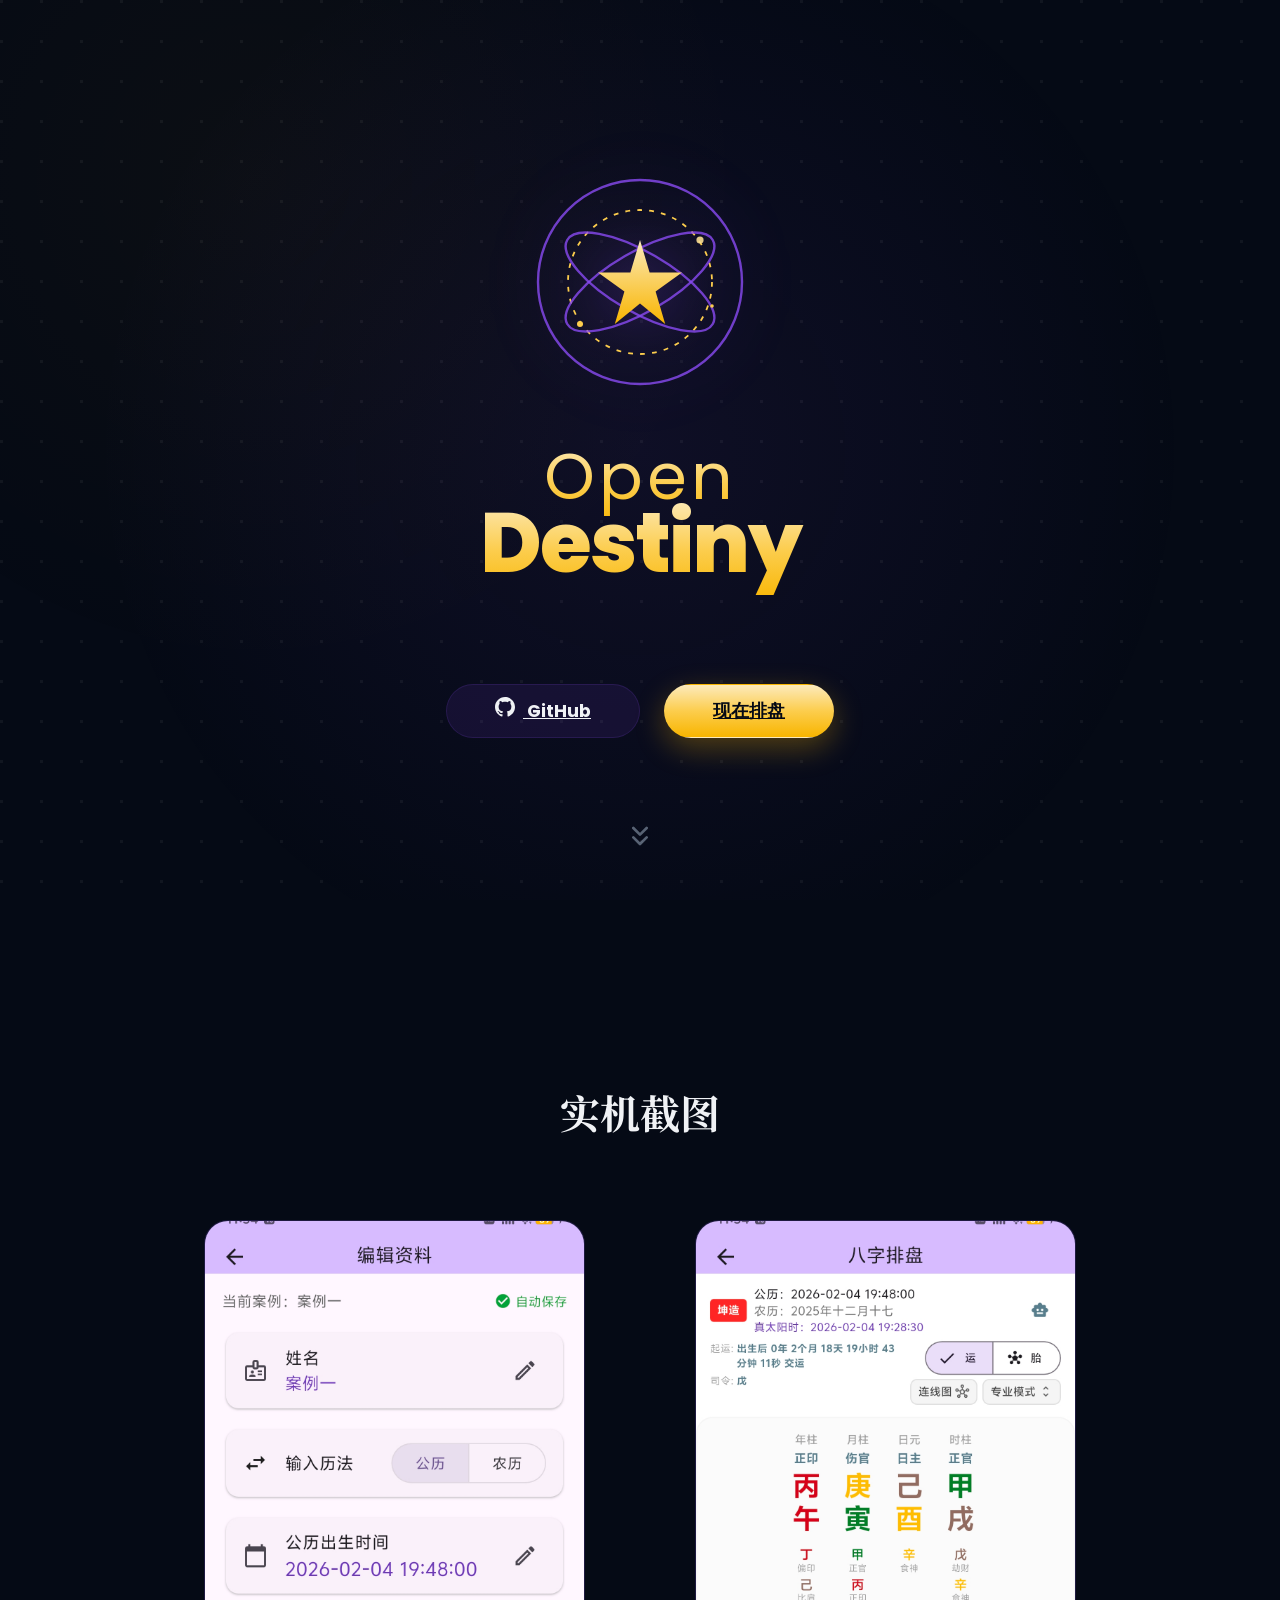
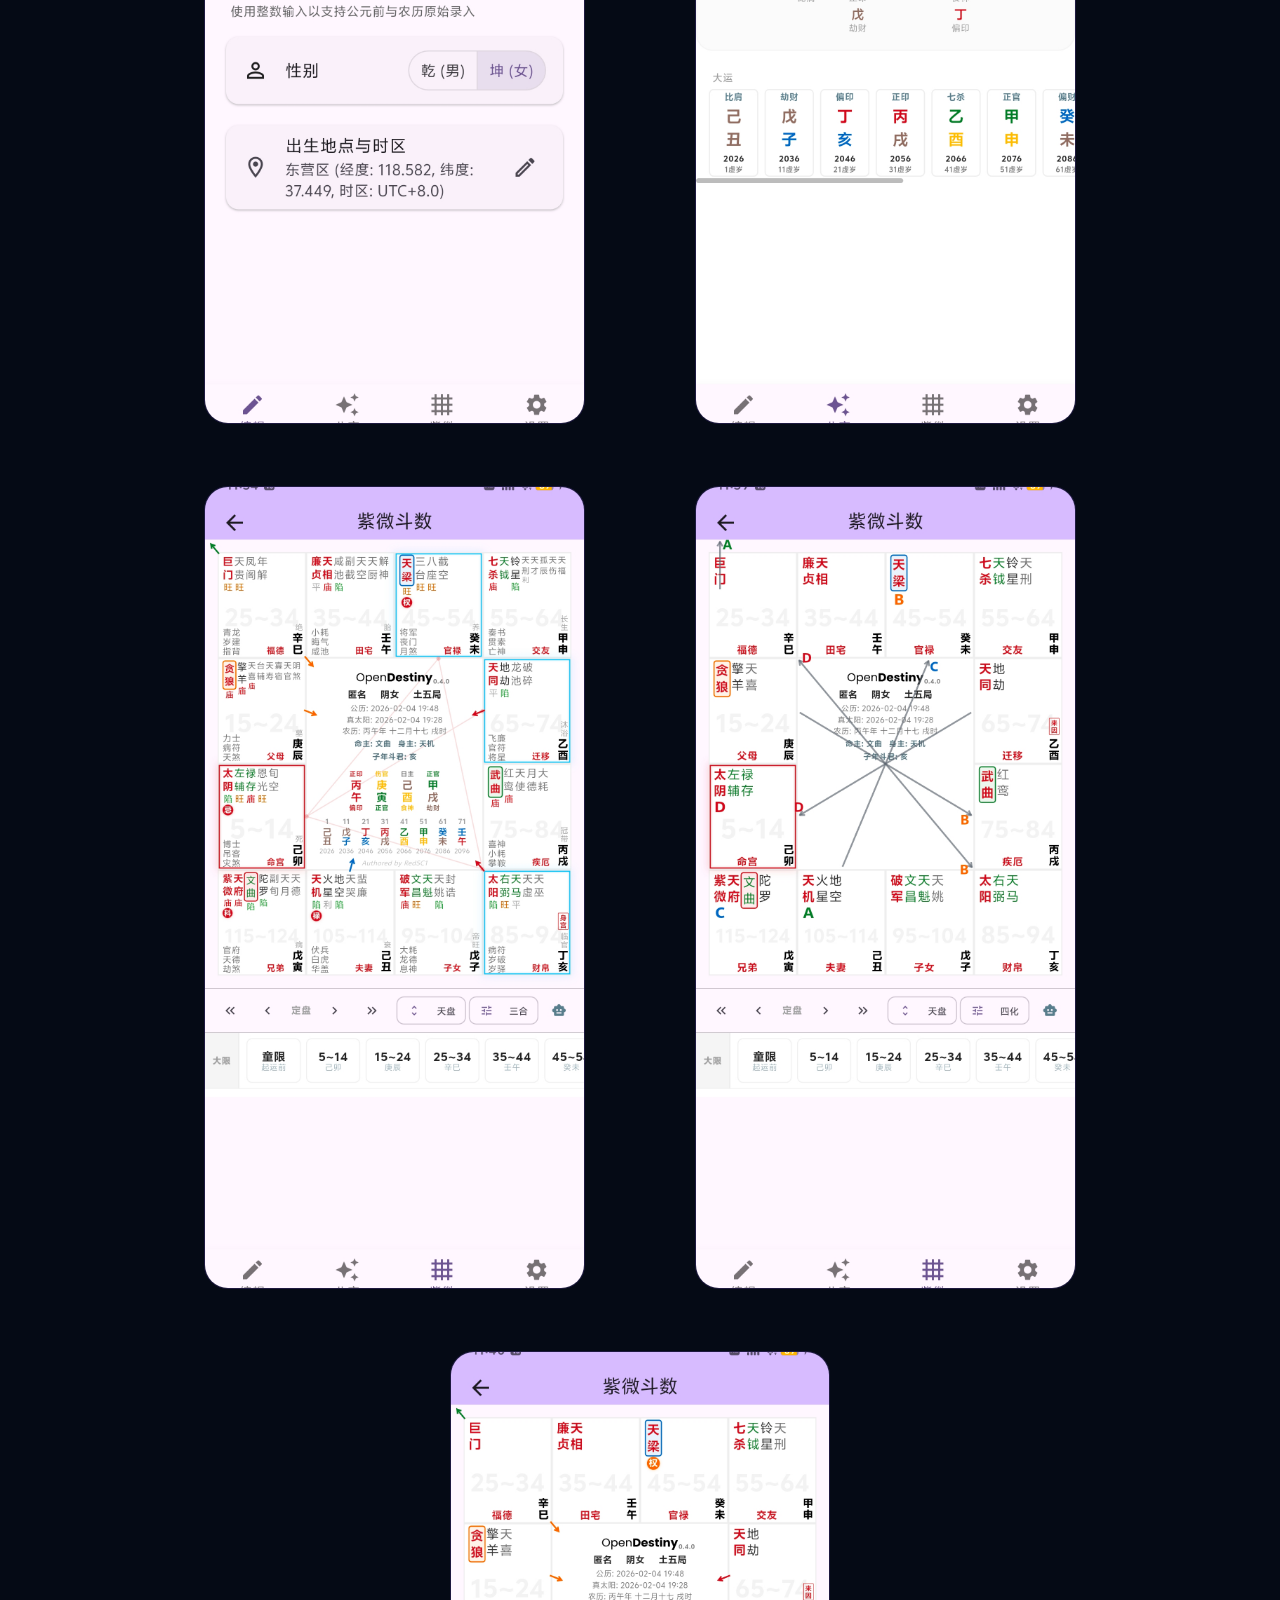
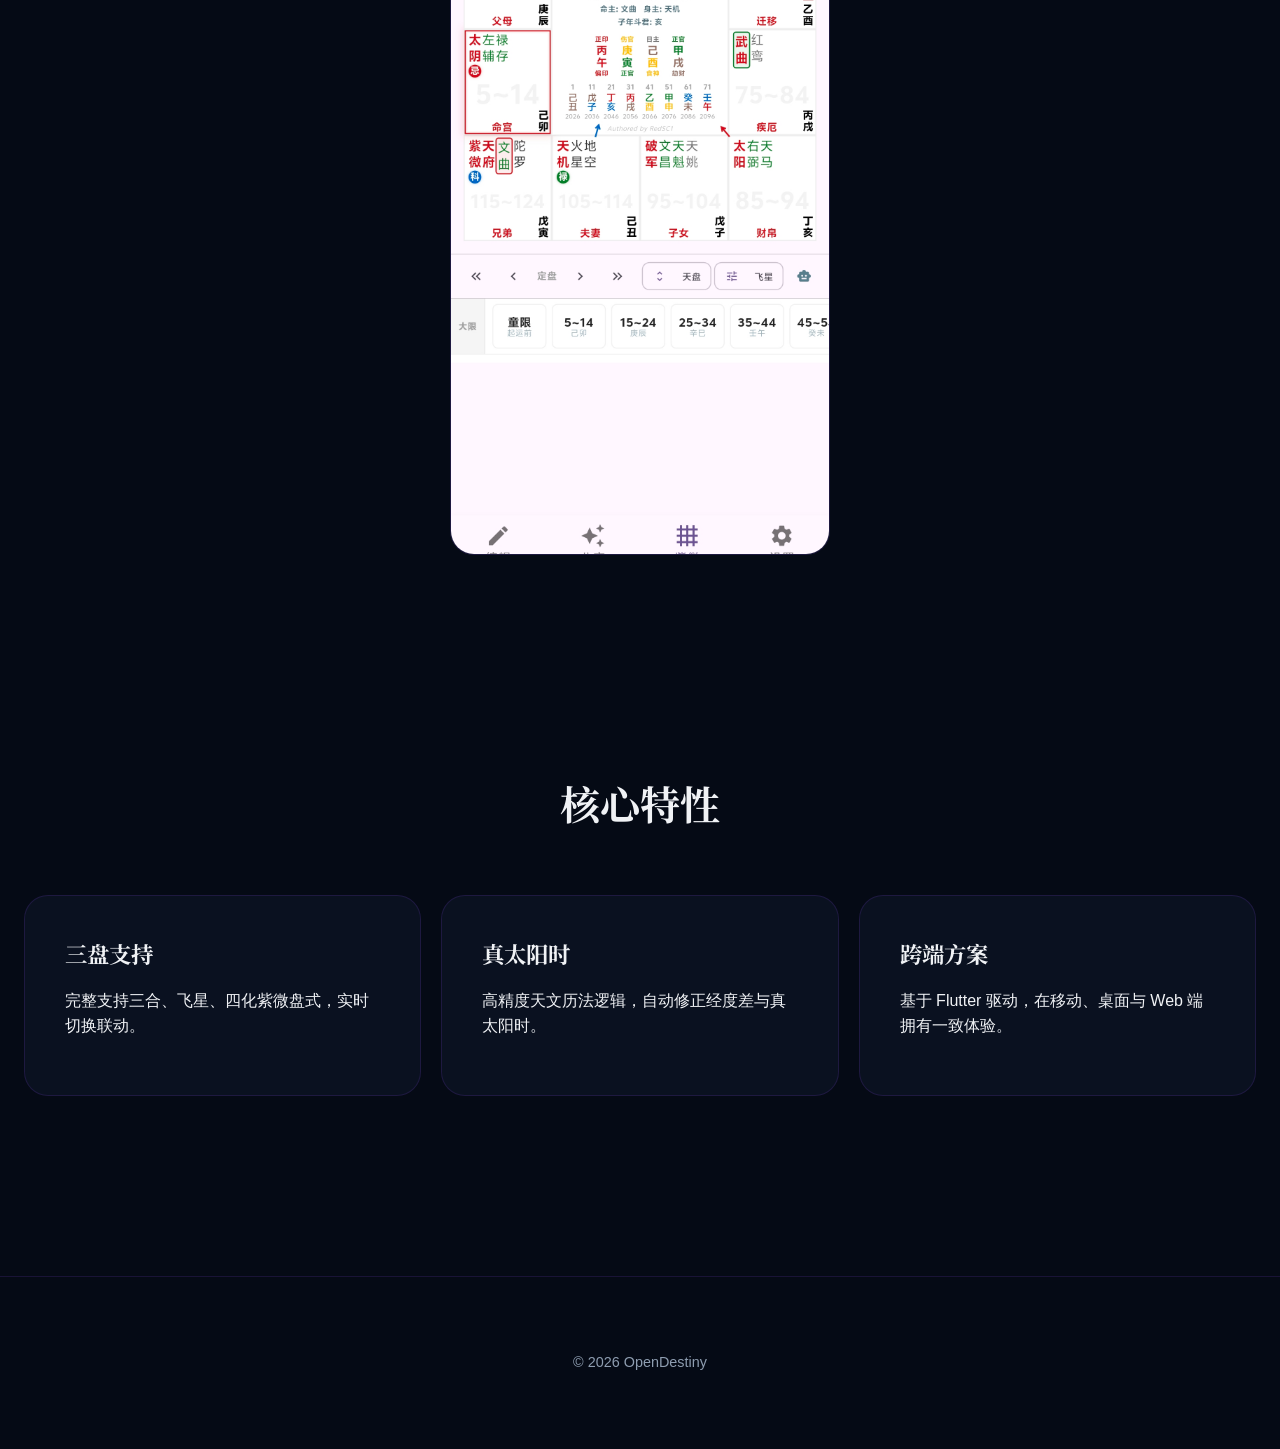
<file: site/index.html>
<!doctype html>
<html lang="zh-CN">
  <head>
    <meta charset="UTF-8" />
    <meta name="viewport" content="width=device-width, initial-scale=1.0" />
    <title>OpenDestiny | 现代术数排盘方案 - 紫微斗数与八字开源软件</title>
    
    <!-- SEO 关键词堆叠 -->
    <meta name="keywords" content="OpenDestiny, 紫微斗数, 八字排盘, 命理, 术数, 周易, 易经, 真太阳时, 三合盘, 飞星盘, 四化盘, 开源排盘软件, Flutter命理应用, Ziwei Dou Shu, Bazi, Chinese Astrology, Destiny, Open Source Astrology" />
    <meta
      name="description"
      content="OpenDestiny 是一款为现代审美设计的开源术数排盘工具。支持八字、紫微斗数（三合/飞星/四化）三盘联动，内置高精度真太阳时修正与天文历法计算，基于 Flutter 实现全平台丝滑体验。"
    />

    <!-- Open Graph / 社交媒体分享优化 -->
    <meta property="og:title" content="OpenDestiny - 重新定义现代术数排盘体验" />
    <meta property="og:description" content="开源、精准、精美的紫微斗数与八字排盘方案。" />
    <meta property="og:image" content="../assets/images/logo.png" />
    <meta property="og:url" content="https://opendestiny.redsc1.com" />
    <meta name="twitter:card" content="summary_large_image" />

    <link rel="icon" type="image/png" href="../assets/images/logo.png" />
    <link rel="stylesheet" href="./style.css" />
  </head>
  <body>
    <div class="bg-vignette"></div>
    <div class="bg-grid"></div>

    <main>
      <!-- Hero Splash Section -->
      <section class="hero" id="top">
        <svg class="hero-logo" viewBox="0 0 200 200">
          <defs>
            <linearGradient id="goldGradient" x1="0%" y1="0%" x2="0%" y2="100%">
              <stop offset="0%" style="stop-color: #fceabb; stop-opacity: 1" />
              <stop offset="100%" style="stop-color: #f8b500; stop-opacity: 1" />
            </linearGradient>
          </defs>
          <circle cx="100" cy="100" r="85" fill="none" stroke="#8a4bf3" stroke-width="2" opacity="0.8" />
          <circle cx="100" cy="100" r="60" fill="none" stroke="#fccd4d" stroke-width="1.5" stroke-dasharray="4 6" />
          <ellipse cx="100" cy="100" rx="70" ry="25" fill="none" stroke="#8a4bf3" stroke-width="2" opacity="0.8" transform="rotate(30 100 100)" />
          <ellipse cx="100" cy="100" rx="70" ry="25" fill="none" stroke="#8a4bf3" stroke-width="2" opacity="0.8" transform="rotate(-30 100 100)" />
          <path fill="url(#goldGradient)" d="M100 65L108 92H135L113 108L121 135L100 118L79 135L87 108L65 92H92L100 65Z" />
          <circle cx="150" cy="65" r="3" fill="#fbdf93" opacity="0.9" />
          <circle cx="50" cy="135" r="2.5" fill="#fccd4d" />
          <circle cx="160" cy="120" r="1.5" fill="#fccd4d" />
        </svg>

        <div class="hero-brand">
          <span class="open">Open</span>
          <span class="destiny">Destiny</span>
        </div>

        <div class="hero-actions">
          <a class="button button-doc" href="https://github.com/RedSC1/opendestiny-flutter" target="_blank" rel="noreferrer">
            <svg width="20" height="20" viewBox="0 0 24 24" fill="currentColor" style="margin-right: 8px;">
              <path d="M12 0c-6.626 0-12 5.373-12 12 0 5.302 3.438 9.8 8.207 11.387.599.111.793-.261.793-.577v-2.234c-3.338.726-4.033-1.416-4.033-1.416-.546-1.387-1.333-1.756-1.333-1.756-1.089-.745.083-.729.083-.729 1.205.084 1.839 1.237 1.839 1.237 1.07 1.834 2.807 1.304 3.492.997.107-.775.418-1.305.762-1.604-2.665-.305-5.467-1.334-5.467-5.931 0-1.311.469-2.381 1.236-3.221-.124-.303-.535-1.524.117-3.176 0 0 1.008-.322 3.301 1.23.957-.266 1.983-.399 3.003-.404 1.02.005 2.047.138 3.006.404 2.291-1.552 3.297-1.23 3.297-1.23.653 1.653.242 2.874.118 3.176.77.84 1.235 1.911 1.235 3.221 0 4.609-2.807 5.624-5.479 5.921.43.372.823 1.102.823 2.222v3.293c0 .319.192.694.801.576 4.765-1.589 8.199-6.086 8.199-11.386 0-6.627-5.373-12-12-12z"/>
            </svg>
            GitHub
          </a>
          <a class="button button-site" href="https://opendestiny.redsc1.com/app" target="_blank" rel="noreferrer">现在排盘</a>
        </div>

        <a href="#content" class="scroll-indicator" aria-label="向下滚动">
          <svg width="32" height="32" viewBox="0 0 24 24" fill="none" stroke="currentColor" stroke-width="2" stroke-linecap="round" stroke-linejoin="round">
            <path d="M7 13l5 5 5-5M7 6l5 5 5-5"/>
          </svg>
        </a>
      </section>

      <!-- Content Section -->
      <div class="page-shell" id="content">
        <section class="section">
          <div class="section-heading">
            <h2>实机截图</h2>
          </div>
          <div class="gallery">
            <figure class="gallery-card">
              <img src="../assets/images/screenshot_1.jpg" alt="八字界面" />
            </figure>
            <figure class="gallery-card">
              <img src="../assets/images/screenshot_2.jpg" alt="紫微界面" />
            </figure>
            <figure class="gallery-card">
              <img src="../assets/images/screenshot_3.jpg" alt="盘式切换" />
            </figure>
            <figure class="gallery-card">
              <img src="../assets/images/screenshot_4.jpg" alt="飞星盘" />
            </figure>
            <figure class="gallery-card">
              <img src="../assets/images/screenshot_5.jpg" alt="四化盘" />
            </figure>
          </div>
        </section>

        <section class="section">
          <div class="section-heading">
            <h2>核心特性</h2>
          </div>
          <div class="feature-grid">
            <article class="feature-card">
              <h3>三盘支持</h3>
              <p>完整支持三合、飞星、四化紫微盘式，实时切换联动。</p>
            </article>
            <article class="feature-card">
              <h3>真太阳时</h3>
              <p>高精度天文历法逻辑，自动修正经度差与真太阳时。</p>
            </article>
            <article class="feature-card">
              <h3>跨端方案</h3>
              <p>基于 Flutter 驱动，在移动、桌面与 Web 端拥有一致体验。</p>
            </article>
          </div>
        </section>
      </div>
    </main>

    <footer class="footer">
      <p>&copy; 2026 OpenDestiny</p>
    </footer>
  </body>
</html>
</file>
<file: site/style.css>
@import url('https://fonts.googleapis.com/css2?family=Poppins:wght@400;800&family=Noto+Serif+SC:wght@500;700&display=swap');

:root {
  --bg: #050a15;
  --bg-subtle: #0a1120;
  --accent-purple: #8a4bf3;
  --accent-gold: #fccd4d;
  --gold-gradient: linear-gradient(to bottom, #fceabb 0%, #fccd4d 50%, #f8b500 100%);
  --purple-glow: rgba(138, 75, 243, 0.4);
  --gold-glow: rgba(248, 181, 0, 0.3);
  --text-main: #f0f2f5;
  --text-muted: #8e9db0;
  --border: rgba(138, 75, 243, 0.15);
  --font-brand: 'Poppins', sans-serif;
  --font-serif: "Noto Serif SC", serif;
  --font-sans: -apple-system, BlinkMacSystemFont, "Segoe UI", Roboto, sans-serif;
}

* {
  box-sizing: border-box;
  -webkit-font-smoothing: antialiased;
}

html {
  scroll-behavior: smooth;
}

body {
  margin: 0;
  background-color: var(--bg);
  color: var(--text-main);
  font-family: var(--font-sans);
  line-height: 1.6;
  overflow-x: hidden;
}

/* Background Atmosphere */
.bg-vignette {
  position: fixed;
  inset: 0;
  z-index: -1;
  background: 
    radial-gradient(circle at 50% 50%, rgba(138, 75, 243, 0.08) 0%, transparent 70%),
    radial-gradient(circle at 20% 20%, rgba(248, 181, 0, 0.03) 0%, transparent 40%);
  pointer-events: none;
}

.bg-grid {
  position: fixed;
  inset: 0;
  z-index: -2;
  background-image: radial-gradient(circle at 1.5px 1.5px, rgba(255, 255, 255, 0.05) 1.5px, transparent 0);
  background-size: 40px 40px;
}

/* Hero Section - Centered Splash Style */
.hero {
  height: 100vh;
  display: flex;
  flex-direction: column;
  align-items: center;
  justify-content: center;
  text-align: center;
  position: relative;
  padding: 0 24px;
}

.hero-logo {
  width: 240px;
  height: 240px;
  margin-bottom: 20px;
  filter: drop-shadow(0 0 30px var(--purple-glow));
  animation: float 6s ease-in-out infinite;
}

@keyframes float {
  0%, 100% { transform: translateY(0); }
  50% { transform: translateY(-10px); }
}

.hero-brand {
  margin-bottom: 40px;
  padding: 20px; /* 给整体留出溢出空间 */
}

.hero-brand span {
  background: var(--gold-gradient);
  -webkit-background-clip: text;
  -webkit-text-fill-color: transparent;
  display: block;
  padding: 0 10px 15px; /* 重点：底部的 padding 确保字母不被截断 */
}

.hero-brand .open {
  font-family: var(--font-brand);
  font-size: 64px;
  font-weight: 400;
  letter-spacing: 4px;
  line-height: 1.1; /* 恢复呼吸感 */
}

.hero-brand .destiny {
  font-family: var(--font-brand);
  font-size: 84px;
  font-weight: 800;
  letter-spacing: -2px;
  line-height: 1.1;
  margin-top: -30px; /* 增加负边距来抵消 line-height 的增加 */
}

.hero-actions {
  display: flex;
  gap: 24px;
  margin-top: 20px;
}

.button {
  padding: 12px 48px;
  border-radius: 100px;
  font-family: var(--font-brand);
  font-weight: 700;
  font-size: 1.1rem;
  transition: all 0.3s ease;
  min-width: 160px;
  border: 1px solid transparent;
}

.button-doc {
  background: rgba(138, 75, 243, 0.1);
  border-color: var(--border);
  color: var(--text-main);
}

.button-doc:hover {
  background: rgba(138, 75, 243, 0.2);
  border-color: var(--accent-purple);
}

.button-site {
  background: var(--gold-gradient);
  color: #050a15;
  box-shadow: 0 10px 30px rgba(248, 181, 0, 0.3);
}

.button-site:hover {
  transform: translateY(-2px);
  box-shadow: 0 15px 40px rgba(248, 181, 0, 0.4);
}

/* Scroll Down Arrow */
.scroll-indicator {
  position: absolute;
  bottom: 40px;
  left: 50%;
  transform: translateX(-50%);
  color: var(--text-muted);
  animation: bounce 2s infinite;
  cursor: pointer;
  opacity: 0.6;
}

@keyframes bounce {
  0%, 20%, 50%, 80%, 100% { transform: translate(-50%, 0); }
  40% { transform: translate(-50%, -10px); }
  60% { transform: translate(-50%, -5px); }
}

/* Page Shell for other content */
.page-shell {
  max-width: 1400px;
  margin: 0 auto;
  padding: 80px 24px;
}

.section {
  padding: 100px 0;
}

.section-heading {
  text-align: center;
  margin-bottom: 60px;
}

.section-heading h2 {
  font-family: var(--font-serif);
  font-size: 2.5rem;
  margin: 0;
}

/* Gallery Grid - Absolute Equality via Flexbox */
.gallery {
  display: flex;
  flex-wrap: wrap;
  justify-content: center;
  gap: 30px;
  width: 100%;
}

.gallery-card {
  flex: 0 0 calc(33.333% - 30px); /* Perfect 3 per row */
  min-width: 300px;
  border-radius: 24px;
  border: 1px solid var(--border);
  overflow: hidden;
  background: var(--bg-subtle);
  transition: transform 0.4s cubic-bezier(0.23, 1, 0.32, 1), border-color 0.3s ease, box-shadow 0.4s ease;
  aspect-ratio: 9 / 19;
}

.gallery-card:hover {
  transform: translateY(-12px) scale(1.02);
  border-color: var(--accent-purple);
  box-shadow: 0 20px 40px rgba(0, 0, 0, 0.6), 0 0 20px var(--purple-glow);
  z-index: 10;
}

.gallery-card img {
  width: 100%;
  height: 100%;
  object-fit: cover;
}

.feature-grid {
  display: grid;
  grid-template-columns: repeat(3, 1fr);
  gap: 20px;
}

.feature-card {
  padding: 40px;
  background: var(--bg-subtle);
  border: 1px solid var(--border);
  border-radius: 24px;
}

.feature-card h3 {
  font-family: var(--font-serif);
  font-size: 1.4rem;
  margin: 0 0 16px;
}

.footer {
  padding: 60px 0;
  text-align: center;
  color: var(--text-muted);
  font-size: 0.9rem;
  border-top: 1px solid var(--border);
}

@media (max-width: 1100px) {
  .gallery-card { flex: 0 0 calc(50% - 30px); }
}

@media (max-width: 768px) {
  .hero-brand .open { font-size: 48px; }
  .hero-brand .destiny { font-size: 64px; }
  .feature-grid { grid-template-columns: 1fr; }
  .gallery-card { flex: 0 0 100%; }
}
</file>
